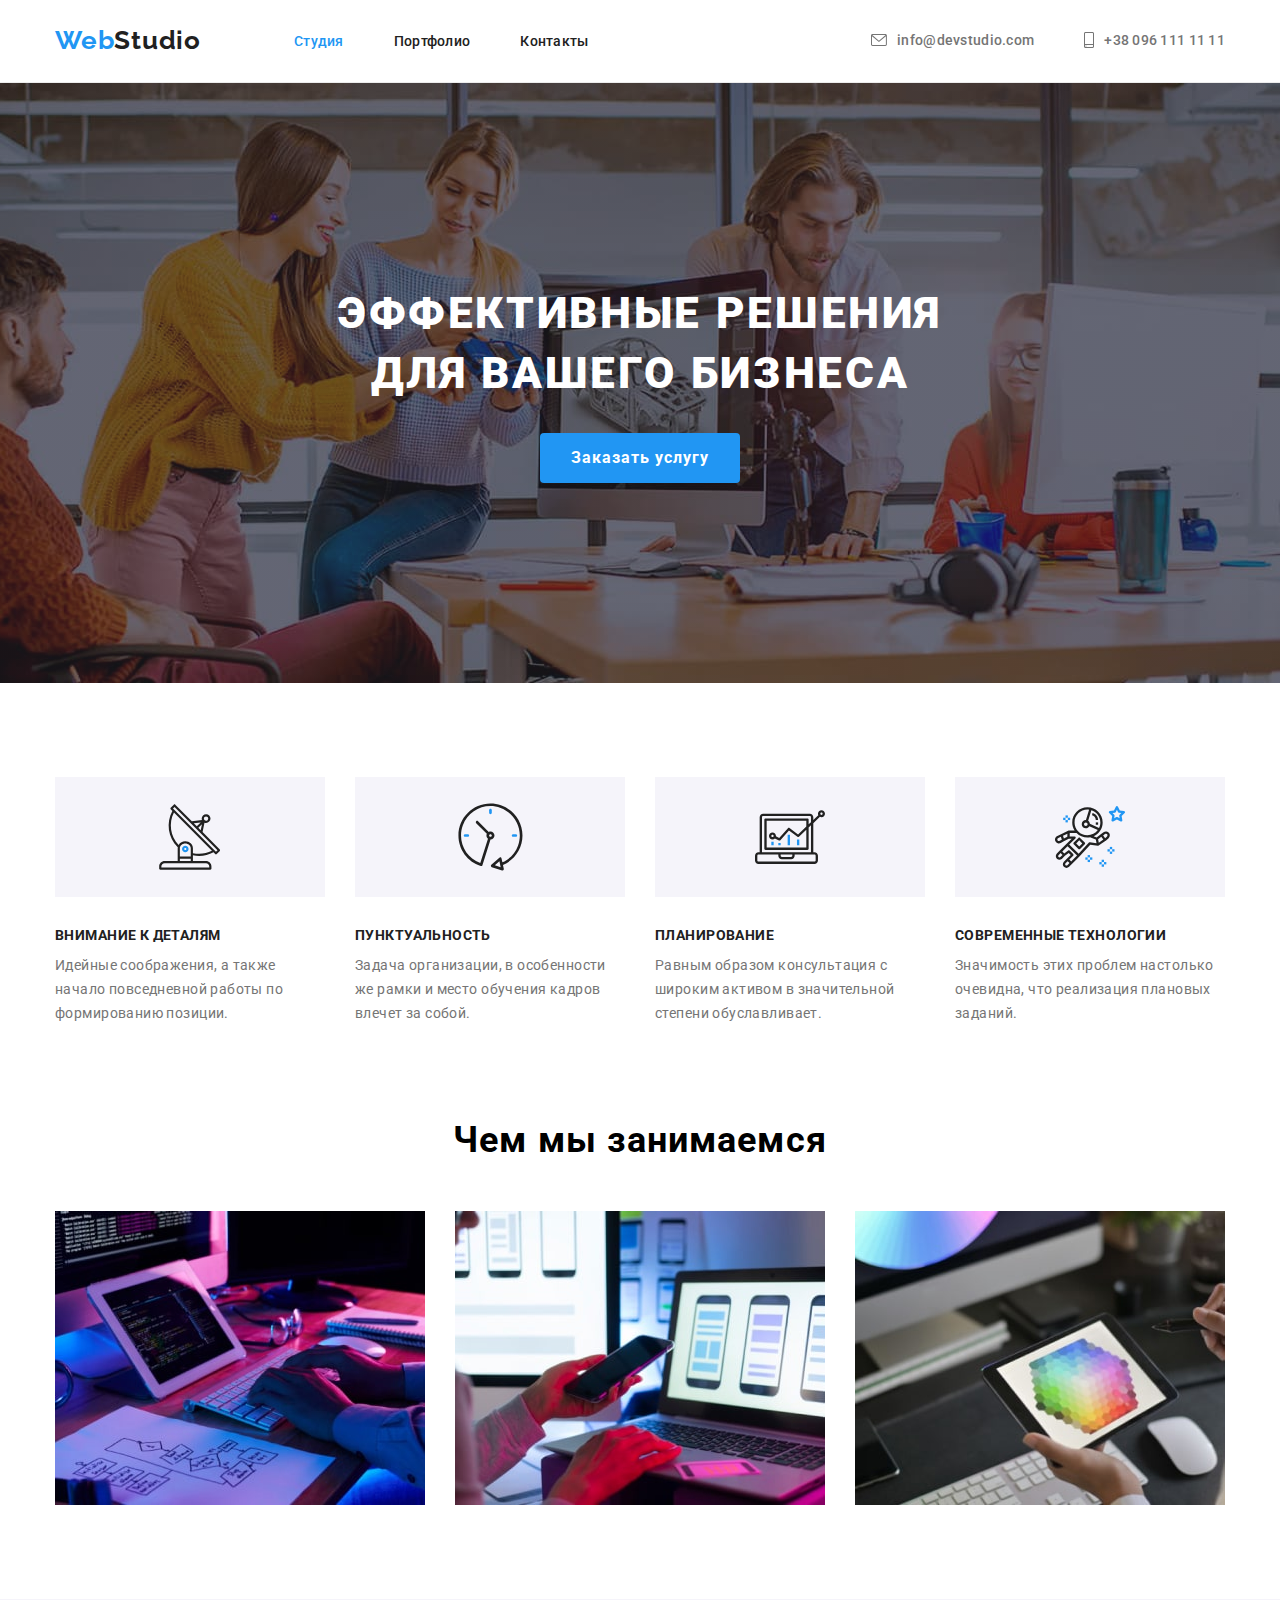
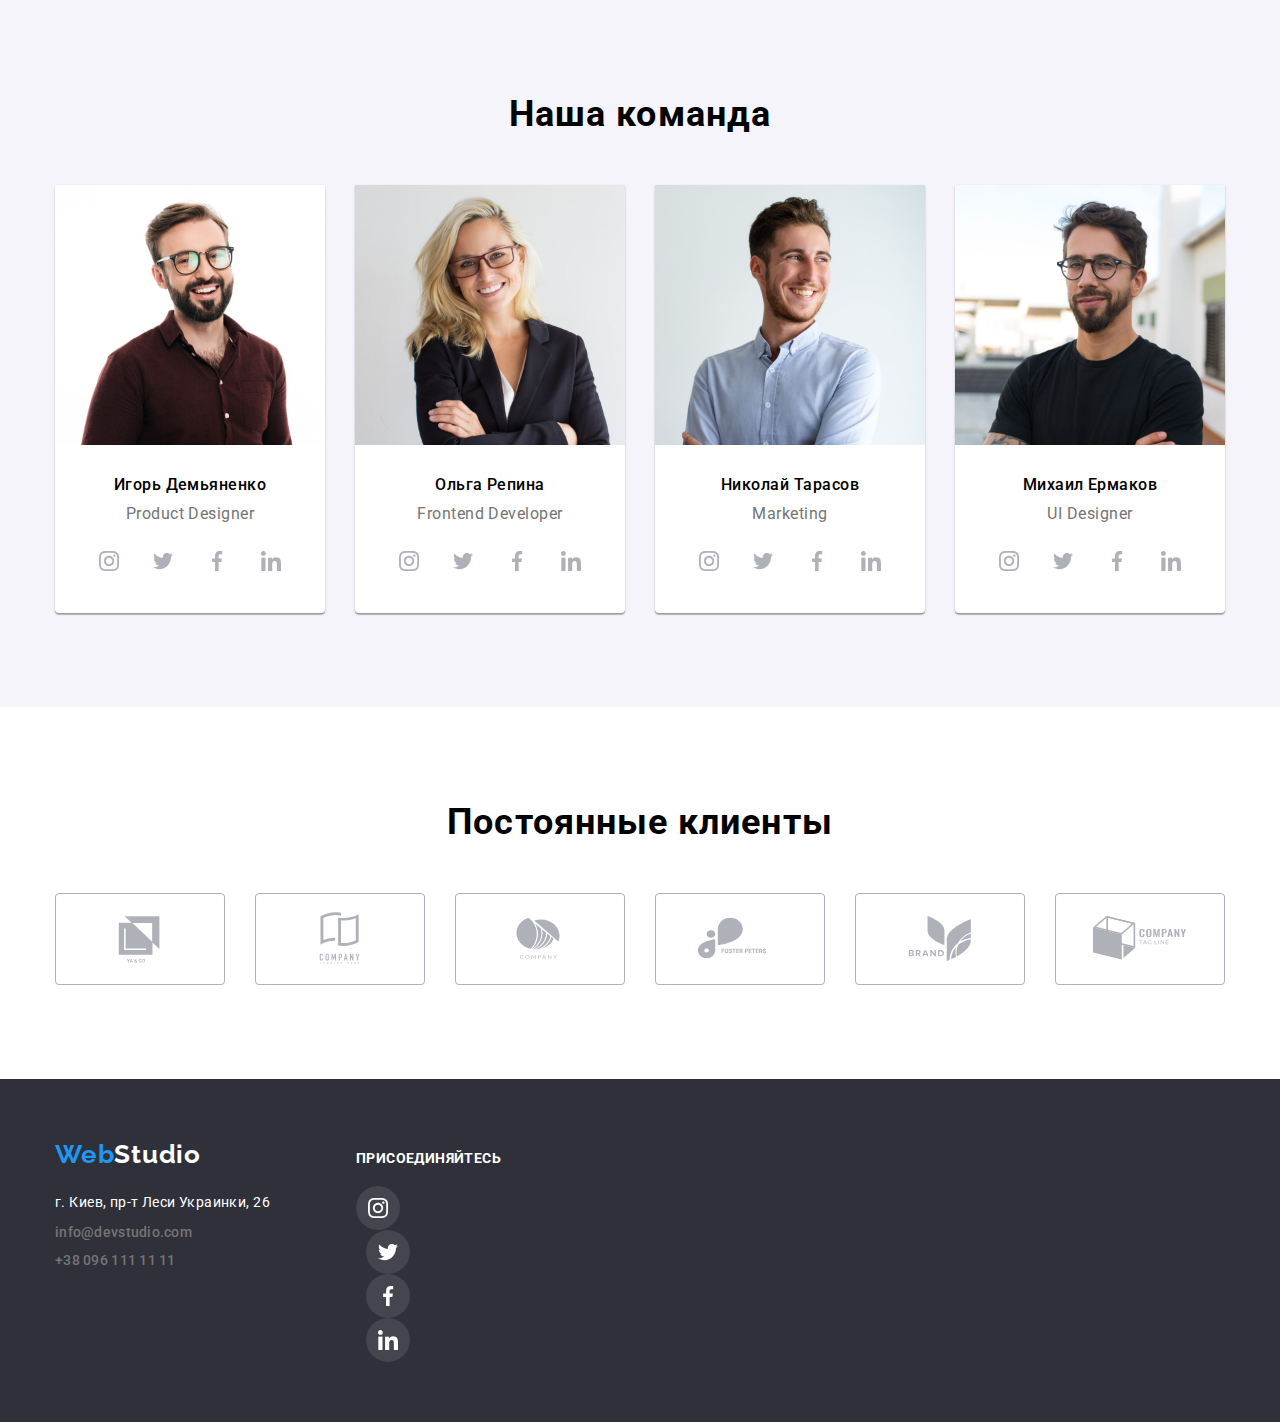
<file: index.html>
<!DOCTYPE html>
<html lang="ru">

<head>
  <meta charset="UTF-8" />
  <meta http-equiv="X-UA-Compatible" content="IE=edge" />
  <meta name="viewport" content="width=device-width, initial-scale=1.0" />
  <title>Document</title>
  <link rel="preconnect" href="https://fonts.googleapis.com" />
  <link rel="preconnect" href="https://fonts.gstatic.com" crossorigin />
  <link href="https://fonts.googleapis.com/css2?family=Raleway:wght@700&family=Roboto:wght@400;500;700;900&display=swap"
    rel="stylesheet" />
    <link rel="stylesheet" href="https://cdnjs.cloudflare.com/ajax/libs/modern-normalize/1.1.0/modern-normalize.min.css">
  <link rel="stylesheet" href="./css/styles.css" />
</head>

<body>
  <!--Шапка сайта-->
  <header class="header">
    <div class="container header-container">
    <nav class="navigation" >
      <a class="navigation-title link " href="./index.html"> <span class="primary-logo">Web</span>Studio</a>
      <ul class="navigation-list list">
        <li class="navigation-item" ><a class="navigation-link link current" href="./index.html">Студия</a></li>
        <li class="navigation-item" ><a class="navigation-link link" href="./portfolio.html">Портфолио</a></li>
        <li class="navigation-item" ><a class="navigation-link link" href="">Контакты</a></li>
      </ul>
    </nav>
    <ul class="navigation-list list">
      <li class="contacts-item" ><a class="navigation-contact link" href="mailto:info@devstudio.com">
        <svg class="contacts-item-icon" width="16" height="12">
          <use href="./images/sprite.svg#icon-mail"></use>
        </svg>
      info@devstudio.com</a></li>
      <li class="contacts-item" ><a class="navigation-contact link" href="tel:+380961111111">
        <svg class="contacts-item-icon" width="10" height="16">
          <use href="./images/sprite.svg#icon-smartphone"></use>
        </svg>
        +38 096 111 11 11</a></li>
    </ul>
    </div>
  </header>
  <!--Герой-->
  <main>
    <section class="hero">
      <div class="container">
      <h1 class="hero-title" >Эффективные решения для вашего бизнеса</h1>
      <button class="hero-button" type="button">Заказать услугу</button>
      </div>
    </section>
    <!--Наши преимущества-->
    <section class="section">
      <div class="container">
      <h2 class="visually-hidden">Наши преимущества</h2>
            <ul class="list fitures">
          <li class="fitures-item" >
            <div class="fitures-icon">
            <svg class="fitures-item-antenna" width="65.32" height="70";>
              <use href="./images/sprite.svg#icon-antenna"></use>
            </svg>
            </div>
          <h3 class="fitures-title">Внимание к деталям</h3>
          <p class="fitures-description">
            Идейные соображения, а также начало повседневной работы по
            формированию позиции.
          </p>
          </li>
        <li class="fitures-item" >
          <div class="fitures-icon">
            <svg class="fitures-item-antenna" width="66.96" height="70" ;>
              <use href="./images/sprite.svg#icon-clock"></use>
            </svg>
          </div>
          <h3 class="fitures-title">Пунктуальность</h3>
          <p class="fitures-description">
            Задача организации, в особенности же рамки и место обучения кадров
            влечет за собой.
          </p>
        </li>
        <li class="fitures-item" >
          <div class="fitures-icon">
            <svg class="fitures-item-antenna" width="70" height="70" ;>
              <use href="./images/sprite.svg#icon-diagram"></use>
            </svg>
          </div>
          <h3 class="fitures-title">Планирование</h3>
          <p class="fitures-description">
            Равным образом консультация с широким активом в значительной
            степени обуславливает.
          </p>
        </li>
        <li class="fitures-item" >
          <div class="fitures-icon">
            <svg class="fitures-item-antenna" width="70" height="70" ;>
              <use href="./images/sprite.svg#icon-astronaut"></use>
            </svg>
          </div>
          <h3 class="fitures-title">Современные технологии</h3>
          <p class="fitures-description">
            Значимость этих проблем настолько очевидна, что реализация
            плановых заданий.
          </p>
        </li>
      </ul>
      </div>
    </section>
    <!--Чем мы занимаемся-->
    <section class="works section" >
      <div class="container">
      <h2 class="works-title">Чем мы занимаемся</h2>
      <ul class="list works-container">
        <li class="works-item" >
          <a href=""><img src="./images/box1.jpg" width="370" alt="Делаем верстку сайтов" /></a>
        </li>
        <li class="works-item" >
          <a href=""><img src="./images/box2.jpg" width="370" alt="Адаптируем сайты под мобильные устройства" /></a>
        </li>
        <li class="works-item" >
          <a href=""><img src="./images/box3.jpg" width="370" alt="Делаем индивидуальный дизайн сайтов" /></a>
        </li>
      </ul>
      </div>
    </section>
    <!--Наша команда-->
       <section class="section team-section" >
        <div class="container">
      <h2 class="team-title">Наша команда</h2>
      <ul class="team-list list">
        <li class="team-item" >
          <img src="./images/img1.jpg" width="270" alt="фото Игоря Демьяненко" />
          <div class="team-description">
          <h3 class="people">Игорь Демьяненко</h3>
          <p class="people-description">Product Designer</p>
          <ul class="social-list">
            <li class="social-item" > <a href="" class="social-link" >
              <svg class="social-icon">
                <use href="./images/sprite.svg#icon-instagram" ></use>
              </svg>
            </a> </li>

            <li class="social-item"> <a href="" class="social-link">
                <svg class="social-icon">
                  <use href="./images/sprite.svg#icon-twitter"></use>
                </svg>
              </a> </li>
              <li class="social-item"> <a href="" class="social-link">
                  <svg class="social-icon">
                    <use href="./images/sprite.svg#icon-facebook"></use>
                  </svg>
                </a> </li>
                <li class="social-item"> <a href="" class="social-link">
                    <svg class="social-icon">
                      <use href="./images/sprite.svg#icon-linkedin"></use>
                    </svg>
                  </a> </li>
          
          </ul>
          </div>
        </li>
        <li class="team-item" >
          <img src="./images/img2.jpg" width="270" alt="фото Ольги Репиной" />
          <div class="team-description">
          <h3 class="people">Ольга Репина</h3>
          <p class="people-description">Frontend Developer</p>
                    <ul class="social-list">
                      <li class="social-item"> <a href="" class="social-link">
                          <svg class="social-icon">
                            <use href="./images/sprite.svg#icon-instagram"></use>
                          </svg>
                        </a> </li>
                    
                      <li class="social-item"> <a href="" class="social-link">
                          <svg class="social-icon">
                            <use href="./images/sprite.svg#icon-twitter"></use>
                          </svg>
                        </a> </li>
                      <li class="social-item"> <a href="" class="social-link">
                          <svg class="social-icon">
                            <use href="./images/sprite.svg#icon-facebook"></use>
                          </svg>
                        </a> </li>
                      <li class="social-item"> <a href="" class="social-link">
                          <svg class="social-icon">
                            <use href="./images/sprite.svg#icon-linkedin"></use>
                          </svg>
                        </a> </li>
                    
                    </ul>
          </div>
        </li>
        <li class="team-item" >
          <img src="./images/img3.jpg" width="270" alt="фото Николая Тарасова" />
          <div class="team-description">
          <h3 class="people">Николай Тарасов</h3>
          <p class="people-description">Marketing</p>
                    <ul class="social-list">
                      <li class="social-item"> <a href="" class="social-link">
                          <svg class="social-icon">
                            <use href="./images/sprite.svg#icon-instagram"></use>
                          </svg>
                        </a> </li>
                    
                      <li class="social-item"> <a href="" class="social-link">
                          <svg class="social-icon">
                            <use href="./images/sprite.svg#icon-twitter"></use>
                          </svg>
                        </a> </li>
                      <li class="social-item"> <a href="" class="social-link">
                          <svg class="social-icon">
                            <use href="./images/sprite.svg#icon-facebook"></use>
                          </svg>
                        </a> </li>
                      <li class="social-item"> <a href="" class="social-link">
                          <svg class="social-icon">
                            <use href="./images/sprite.svg#icon-linkedin"></use>
                          </svg>
                        </a> </li>
                    
                    </ul>
          </div>
        </li>
        <li class="team-item" >
          <img src="./images/img4.jpg" width="270" alt="фото Михаила Ермакова" />
          <div class="team-description">
          <h3 class="people">Михаил Ермаков</h3>
          <p class="people-description">UI Designer</p>
                    <ul class="social-list">
                      <li class="social-item"> <a href="" class="social-link">
                          <svg class="social-icon">
                            <use href="./images/sprite.svg#icon-instagram"></use>
                          </svg>
                        </a> </li>
                    
                      <li class="social-item"> <a href="" class="social-link">
                          <svg class="social-icon">
                            <use href="./images/sprite.svg#icon-twitter"></use>
                          </svg>
                        </a> </li>
                      <li class="social-item"> <a href="" class="social-link">
                          <svg class="social-icon">
                            <use href="./images/sprite.svg#icon-facebook"></use>
                          </svg>
                        </a> </li>
                      <li class="social-item"> <a href="" class="social-link">
                          <svg class="social-icon">
                            <use href="./images/sprite.svg#icon-linkedin"></use>
                          </svg>
                        </a> </li>
                    
                    </ul>
          </div>
        </li>
      </ul>
      </div>
    </section>
    <!------------------------------------------------------------ Постоянные клиенты ------------------------------------------------>
    <section class="section">
      <div class="container">
      <h2 class="clients-title">Постоянные клиенты</h2>
      <ul class="clients-list">
        <li class="clients-item">
          <a href="" class="clients-link">
            
            <svg class="clients-logo">
              <use href="./images/sprite.svg#icon-Logo1" ></use>
            </svg>
          
          </a>
        </li>
                <li class="clients-item">
                  <a href="" class="clients-link">
                    
                      <svg class="clients-logo">
                        <use href="./images/sprite.svg#icon-Logo2"></use>
                      </svg>
                    
                  </a>
                </li>
                        <li class="clients-item">
                          <a href="" class="clients-link">
                           
                              <svg class="clients-logo">
                                <use href="./images/sprite.svg#icon-Logo3"></use>
                              </svg>
                          
                          </a>
                        </li>
                                <li class="clients-item">
                                  <a href="" class="clients-link">
                                 
                                      <svg class="clients-logo">
                                        <use href="./images/sprite.svg#icon-Logo4"></use>
                                      </svg>
                       
                                  </a>
                                </li>
                                        <li class="clients-item">
                                          <a href="" class="clients-link">
                       
                                              <svg class="clients-logo">
                                                <use href="./images/sprite.svg#icon-Logo5"></use>
                                              </svg>
                             
                                          </a>
                                        </li>
                                                <li class="clients-item">
                                                  <a href="" class="clients-link">
                                       
                                                      <svg class="clients-logo">
                                                        <use href="./images/sprite.svg#icon-Logo6"></use>
                                                      </svg>
                           
                                                  </a>
                                                </li>
      </ul>
      
      </div>
    </section>
  </main>
  <!--Подвал сайта-->
<footer>
  <div class="container footer-container">
    <div class="footer-adress">
        <a class="footer-title link" href="./index.html"> <span class="primary-logo">Web</span>Studio</a>
    <address>
      <ul class="list">
        <li class="footer-item">
          <a class="adress link"
            href="https://www.google.com/maps/place/%D0%B1%D1%83%D0%BB.+%D0%9B%D0%B5%D1%81%D0%B8+%D0%A3%D0%BA%D1%80%D0%B0%D0%B8%D0%BD%D0%BA%D0%B8,+26,+%D0%9A%D0%B8%D0%B5%D0%B2,+02000/@50.4265807,30.5361971,17z/data=!3m1!4b1!4m5!3m4!1s0x40d4cf0e033ecbe9:0x57a4dffefec77da0!8m2!3d50.4265807!4d30.5383858">г.
            Киев, пр-т Леси Украинки, 26</a>
        </li>
        <li class="footer-item"><a class="footer-navigation-contact link"
            href="mailto:info@devstudio.com">info@devstudio.com</a></li>
        <li class="footer-item"><a class="footer-navigation-contact link" href="tel:+380961111111">+38 096 111 11
            11</a></li>
      </ul>
    </address>
    </div>
    <div class="footer-social">
    <h2 class="social-title">Присоединяйтесь</h2>
                        <ul>
                          <li class="social-item"> <a href="" class="footer-social-link">
                              <svg class="footer-social-icon">
                                <use href="./images/sprite.svg#icon-instagram"></use>
                              </svg>
                            </a> </li>
                        
                          <li class="social-item"> <a href="" class="footer-social-link">
                              <svg class="footer-social-icon">
                                <use href="./images/sprite.svg#icon-twitter"></use>
                              </svg>
                            </a> </li>
                          <li class="social-item"> <a href="" class="footer-social-link">
                              <svg class="footer-social-icon">
                                <use href="./images/sprite.svg#icon-facebook"></use>
                              </svg>
                            </a> </li>
                          <li class="social-item"> <a href="" class="footer-social-link">
                              <svg class="footer-social-icon">
                                <use href="./images/sprite.svg#icon-linkedin"></use>
                              </svg>
                            </a> </li>
                        
                        </ul>
                        </div>
  </div>
</footer>
</body>

</html>
</file>
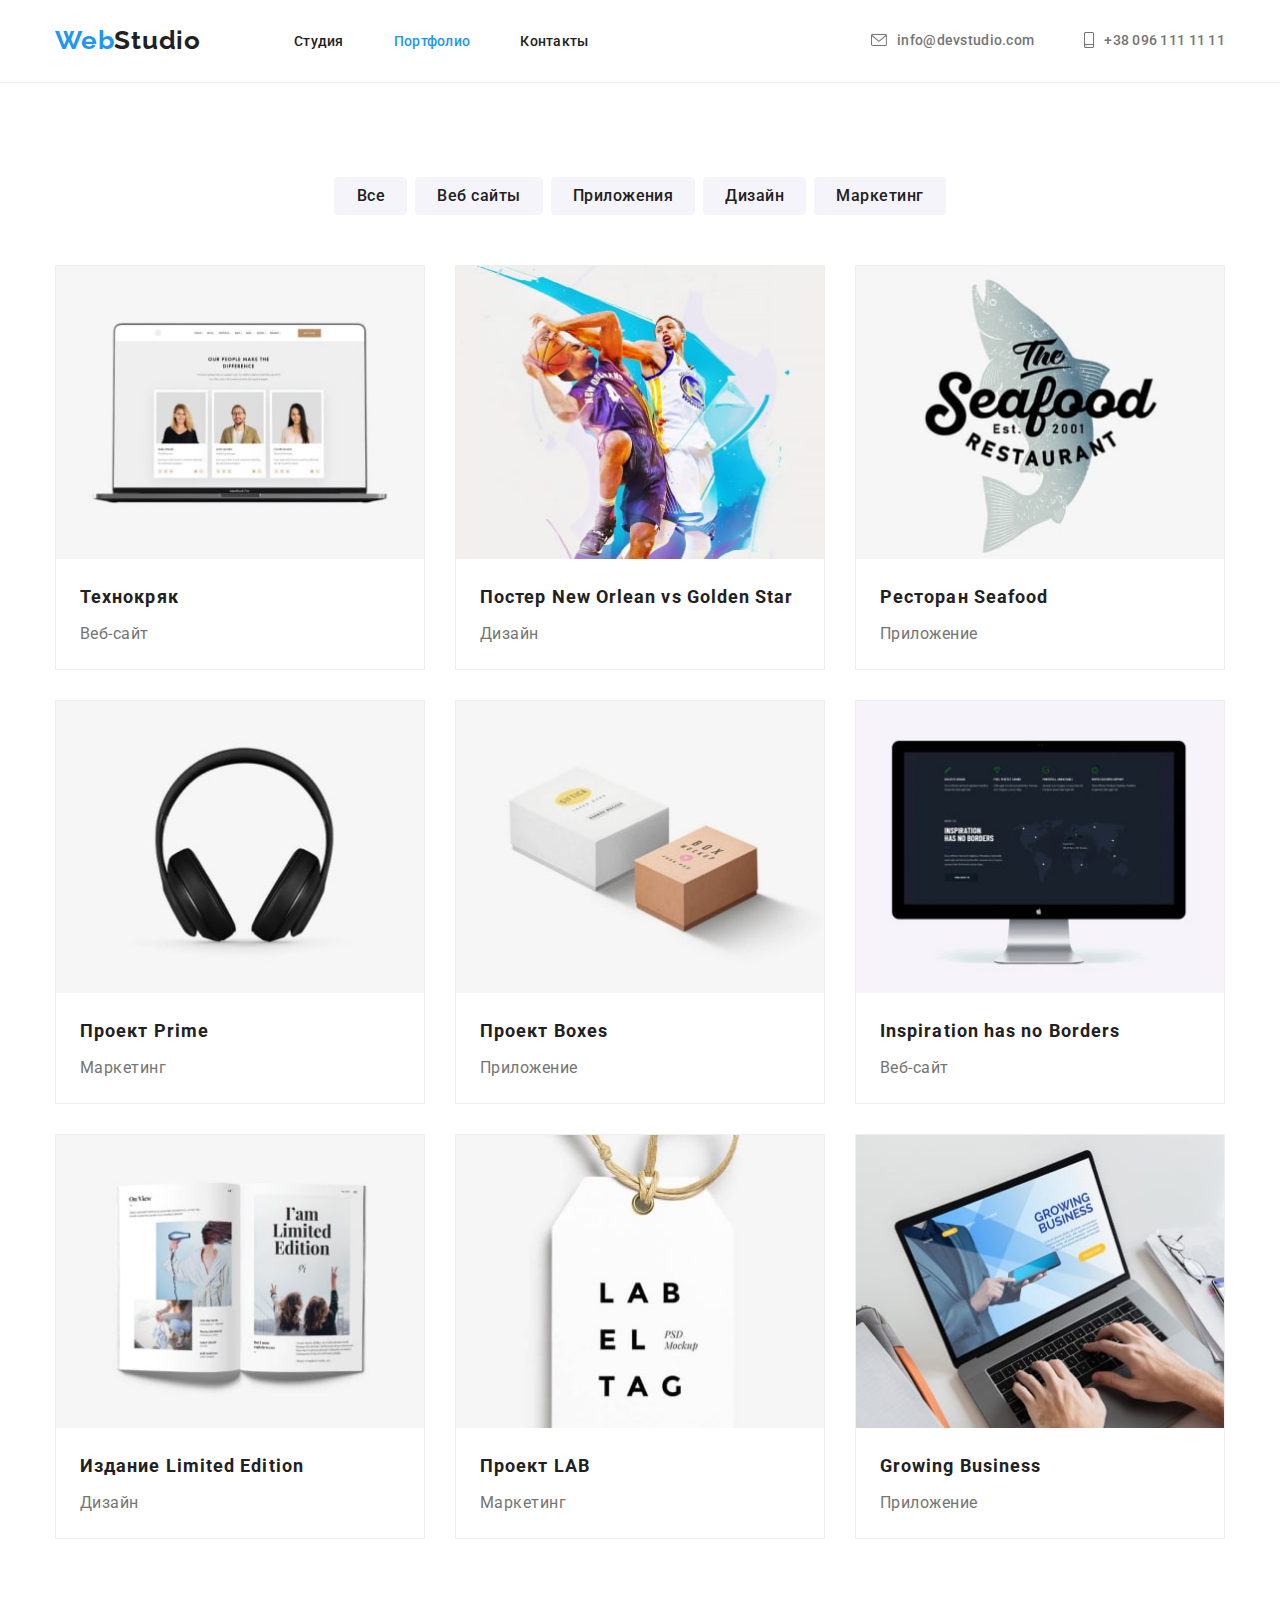
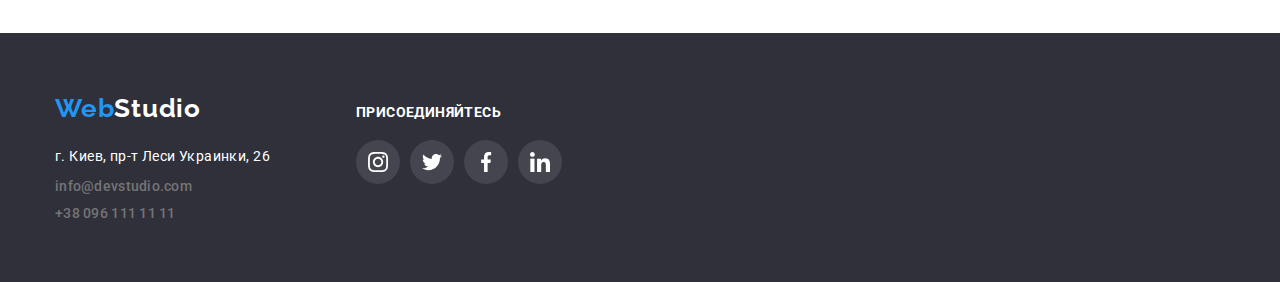
<file: portfolio.html>
<!DOCTYPE html>
<html lang="ru">

<head>
    <meta charset="UTF-8" />
    <meta http-equiv="X-UA-Compatible" content="IE=edge" />
    <meta name="viewport" content="width=device-width, initial-scale=1.0" />
    <title>Document</title>
    <link rel="preconnect" href="https://fonts.googleapis.com" />
    <link rel="preconnect" href="https://fonts.gstatic.com" crossorigin />
    <link
        href="https://fonts.googleapis.com/css2?family=Raleway:wght@700&family=Roboto:wght@400;500;700;900&display=swap"
        rel="stylesheet" />
    <link rel="stylesheet" href="https://cdnjs.cloudflare.com/ajax/libs/modern-normalize/1.1.0/modern-normalize.min.css">
    <link rel="stylesheet" href="./css/styles.css" />
</head>

<body>
    <!--Шапка сайта-->
<header class="header">
    <div class="container header-container">
        <nav class="navigation">
            <a class="navigation-title link " href="./index.html"> <span class="primary-logo">Web</span>Studio</a>
            <ul class="navigation-list list">
                <li class="navigation-item"><a class="navigation-link link" href="./index.html">Студия</a></li>
                <li class="navigation-item"><a class="navigation-link link current" href="./portfolio.html">Портфолио</a></li>
                <li class="navigation-item"><a class="navigation-link link" href="">Контакты</a></li>
            </ul>
        </nav>
        <ul class="navigation-list list">
            <li class="contacts-item"><a class="navigation-contact link" href="mailto:info@devstudio.com">
                    <svg class="contacts-item-icon" width="16" height="12">
                        <use href="./images/sprite.svg#icon-mail"></use>
                    </svg>
                    info@devstudio.com</a></li>
            <li class="contacts-item"><a class="navigation-contact link" href="tel:+380961111111">
                    <svg class="contacts-item-icon" width="10" height="16">
                        <use href="./images/sprite.svg#icon-smartphone"></use>
                    </svg>
                    +38 096 111 11 11</a></li>
        </ul>
    </div>
</header>
<!-- Main -->
  <main>
      <section class="section">
          <div class="container">
      <h1 class="visually-hidden">Портфолио</h1>
      <ul class="list button-container">
          <li class="filter-item" ><button type="button" class="filter">Все</button></li>
          <li class="filter-item" ><button type="button" class="filter">Веб сайты</button></li>
          <li class="filter-item" ><button type="button" class="filter">Приложения</button></li>
          <li class="filter-item" ><button type="button" class="filter">Дизайн</button></li>
          <li class="filter-item" ><button type="button" class="filter">Маркетинг</button></li>
      </ul>
    
      <ul class="list card-container" >
          <li class="card-item" >
              <a class="link card-link" href=""> <img src="./images/portfolio1.jpg" width="370" alt="макет веб сайта">
                <div class="card">
                <h2 class="card-title" >Технокряк</h2>
                <p class="card-title-description" >Веб-сайт</p>
                </div>
            </a></li>
          <li class="card-item">
              <a class="link card-link" href=""> <img src="./images/portfolio2.jpg" width="370" alt="постер баскетбол">
                <div class="card">
                <h2 class="card-title">Постер New Orlean vs Golden Star</h2>
                <p class="card-title-description" >Дизайн</p>
            </div> </a> </li>
                
          <li class="card-item" > 
              <a class="link card-link" href=""> <img src="./images/portfolio3.jpg" width="370" alt="логотип ресторана"> 
                <div class="card">
                <h2 class="card-title">Ресторан Seafood</h2> 
                <p class="card-title-description" >Приложение</p>
                </div> </a> </li>
          <li class="card-item" >
               <a class="link card-link" href=""> <img src="./images/portfolio4.jpg" width="370" alt="наушники"> 
                <div class="card">
                <h2 class="card-title">Проект Prime</h2> 
                <p class="card-title-description" >Маркетинг</p>
                </div> </a> </li>
          <li class="card-item" >
               <a class="link card-link" href=""> <img src="./images/portfolio5.jpg" width="370" alt="коробки"> 
                <div class="card">
                <h2 class="card-title">Проект Boxes</h2>
                 <p class="card-title-description" >Приложение</p> 
                </div></a> </li>
          <li class="card-item" > 
              <a class="link card-link" href=""> <img src="./images/portfolio6.jpg" width="370" alt="макет веб сайта">
                <div class="card">
                 <h2 class="card-title">Inspiration has no Borders</h2> 
                 <p class="card-title-description" >Веб-сайт</p>
                </div> </a> </li>
          <li class="card-item" > 
              <a class="link card-link" href=""> <img src="./images/portfolio7.jpg" width="370" alt="изображение журнала">
                <div class="card">
                 <h2 class="card-title">Издание Limited Edition</h2>
                 <p class="card-title-description" >Дизайн</p>
                </div> </a> </li>
          <li class="card-item" > 
              <a class="link card-link" href=""> <img src="./images/portfolio8.jpg" width="370" alt="изображение этикетки">
                <div class="card">
                 <h2 class="card-title">Проект LAB</h2> 
                 <p class="card-title-description" >Маркетинг</p>
                </div> </a> </li>
          <li class="card-item" > 
              <a class="link card-link" href=""> <img src="./images/portfolio9.jpg" width="370" alt="приложение на ноутбуке"> 
                <div class="card">
                    <h2 class="card-title">Growing Business</h2>
                <p class="card-title-description">Приложение</p>
                </div> </a> </li>                
      </ul>
    </div>
    </section>
  </main>
    <!--Подвал сайта-->
<footer>
    <div class="container footer-container">
        <div class="footer-adress">
            <a class="footer-title link" href="./index.html"> <span class="primary-logo">Web</span>Studio</a>
            <address>
                <ul class="list">
                    <li class="footer-item">
                        <a class="adress link"
                            href="https://www.google.com/maps/place/%D0%B1%D1%83%D0%BB.+%D0%9B%D0%B5%D1%81%D0%B8+%D0%A3%D0%BA%D1%80%D0%B0%D0%B8%D0%BD%D0%BA%D0%B8,+26,+%D0%9A%D0%B8%D0%B5%D0%B2,+02000/@50.4265807,30.5361971,17z/data=!3m1!4b1!4m5!3m4!1s0x40d4cf0e033ecbe9:0x57a4dffefec77da0!8m2!3d50.4265807!4d30.5383858">г.
                            Киев, пр-т Леси Украинки, 26</a>
                    </li>
                    <li class="footer-item"><a class="footer-navigation-contact link"
                            href="mailto:info@devstudio.com">info@devstudio.com</a></li>
                    <li class="footer-item"><a class="footer-navigation-contact link" href="tel:+380961111111">+38 096
                            111 11
                            11</a></li>
                </ul>
            </address>
        </div>
        <div class="footer-social">
            <h2 class="social-title">Присоединяйтесь</h2>
            <ul class="social-list">
                <li class="social-item"> <a href="" class="footer-social-link">
                        <svg class="footer-social-icon">
                            <use href="./images/sprite.svg#icon-instagram"></use>
                        </svg>
                    </a> </li>

                <li class="social-item"> <a href="" class="footer-social-link">
                        <svg class="footer-social-icon">
                            <use href="./images/sprite.svg#icon-twitter"></use>
                        </svg>
                    </a> </li>
                <li class="social-item"> <a href="" class="footer-social-link">
                        <svg class="footer-social-icon">
                            <use href="./images/sprite.svg#icon-facebook"></use>
                        </svg>
                    </a> </li>
                <li class="social-item"> <a href="" class="footer-social-link">
                        <svg class="footer-social-icon">
                            <use href="./images/sprite.svg#icon-linkedin"></use>
                        </svg>
                    </a> </li>

            </ul>
        </div>
    </div>
</footer>
</body>

</html>
</file>
<file: css/styles.css>
:root {
  --primary-title-color: #ffffff;
  --secondary-title-color: #212121;
  --primary-text-color: #757575;
  --secondary-text-color: #ffffff;
  --third-text-color: #2196f3;
  --accent-color: #2196f3;
}

h1,
h2,
h3,
p,
ul,
li {
  margin: 0px;
  padding: 0px;
}

li {
  list-style: none;
}

img {
  display: block;
  max-width: 100%;
  height: auto;
}

.visually-hidden {
  position: absolute;
  clip: rect(0 0 0 0);
  width: 1px;
  height: 1px;
  margin: -1px;
}

.overline {
  outline: 1px solid tomato;
}

.container {
  width: 1200px;
  margin: 0px auto;
  padding: 0px 15px;
}

body {
  font-family: "roboto", sans-serif;
  letter-spacing: 0.03em;
}

button {
  font-family: "roboto", sans-serif;
}

.link {
  text-decoration: none;
  font-style: normal;
}

.list {
  list-style: none;
}

/* HEADER */

.header {
  border-bottom: 1px solid #ececec;
}

.header-container {
  display: flex;
}

.navigation {
  display: flex;
  align-items: center;
}

.navigation-title {
  margin-right: 93px;
  padding-top: 24px;
  padding-bottom: 25px;

  font-family: Raleway;
  font-weight: 700;
  font-size: 26px;
  line-height: calc(31 / 26);
  letter-spacing: 0.03em;
  color: var(--secondary-title-color);
}

.primary-logo {
  color: var(--accent-color);
}

.navigation-item:not(:last-child) {
  margin-right: 50px;
}

.contacts {
  margin-left: auto;
}

.contacts-item {
  display: inline-block;
}

.contacts-item:not(:last-child) {
  margin-right: 50px;
}

.navigation-list {
  display: flex;
  margin-left: auto;
}

.navigation-item {
  padding-top: 32px;
  padding-bottom: 32px;
}

.navigation-link {
  padding-top: 32px;
  padding-bottom: 32px;

  font-weight: 500;
  font-size: 14px;
  line-height: calc(16 / 14);
  letter-spacing: 0.02em;
  color: var(--secondary-title-color);
}

.navigation-link:hover,
.navigation-link:focus {
  color: var(--accent-color);
}

.current {
  color: var(--accent-color);
}

.navigation-contact {
  display: flex;
  padding-top: 32px;
  padding-bottom: 32px;
  align-items: center;

  font-weight: 500;
  font-size: 14px;
  line-height: calc(16 / 14);
  letter-spacing: 0.02em;
  color: var(--primary-text-color);
}

.contacts-item-icon {
  fill: currentColor;
  margin-right: 10px;
}

.navigation-contact:hover,
.navigation-contact:focus {
  color: var(--accent-color);
}

.navigation-contact:hover .contacts-item-icon,
.navigation-contact:focus .contacts-item-icon {
  color: var(--accent-color);
  fill: var(--accent-color);
}

/* Hero */

.hero {
  max-width: 1600px;
  text-align: center;
  padding: 200px 0;
  background-image: linear-gradient(
      to right,
      rgba(47, 48, 58, 0.4),
      rgba(47, 48, 58, 0.4)
    ),
    url(../images/hero.jpg);
  background-repeat: no-repeat;
  background-size: cover;
  background-position: center;
}

.hero-title {
  max-width: 696px;
  margin-left: auto;
  margin-right: auto;
  margin-bottom: 30px;

  font-family: Roboto;
  font-weight: 900;
  font-size: 44px;
  line-height: calc(60 / 44);
  letter-spacing: 0.06em;
  color: var(--primary-title-color);
  text-transform: uppercase;
}

.hero-button {
  width: 200px;
  height: 50px;
  border: 0px;
  border-radius: 4px;

  background-color: var(--accent-color);
  font-weight: 700;
  font-size: 16px;
  line-height: calc(30 / 16);

  letter-spacing: 0.06em;
  cursor: pointer;
  color: var(--secondary-text-color);
}

.hero-button:hover,
.hero-button:focus {
  background-color: #188ce8;
  color: var(--primary-title-color);
}

/*  */

.section {
  padding: 94px 0;
}

.fitures {
  display: flex;
}

.fitures-item {
  width: 270px;
  margin-right: 30px;
}

.fitures-item:nth-child(4n) {
  margin-right: 0;
}

.fitures-icon {
  width: 270px;
  height: 120px;
  margin-bottom: 30px;
  background-color: #f5f4fa;

  display: flex;
  justify-content: center;
  align-items: center;
}

.fitures-title {
  margin-bottom: 10px;

  font-weight: 700;
  font-size: 14px;
  line-height: calc(16 / 14);
  letter-spacing: 0.03em;
  text-transform: uppercase;
  color: var(--secondary-title-color);
}

.fitures-description {
  font-size: 14px;
  line-height: calc(24 / 14);
  letter-spacing: 0.03em;
  color: var(--primary-text-color);
}

.works {
  padding-top: 0;
}

.works-title {
  margin-bottom: 50px;

  font-weight: 700;
  font-size: 36px;
  line-height: calc(42 / 36);
  text-align: center;
  letter-spacing: 0.03em;
}

.works-container {
  display: flex;
}

.team-title {
  margin-bottom: 50px;

  font-weight: 700;
  font-size: 36px;
  line-height: calc(42 / 36);
  justify-content: center;
  text-align: center;
  letter-spacing: 0.03em;
}

.team-list {
  display: flex;
  flex-wrap: wrap;
}

.team-item {
  margin-right: 30px;
  background-color: var(--primary-title-color);
  border-radius: 0px 0px 4px 4px;
  box-shadow: 0px 1px 3px rgba(0, 0, 0, 0.12), 0px 1px 1px rgba(0, 0, 0, 0.14),
    0px 2px 1px rgba(0, 0, 0, 0.2);
}

.team-item:nth-child(4n) {
  margin-right: 0;
}

.works-item {
  margin-right: 30px;
}

.works-item:nth-child(3n) {
  margin-right: 0;
}

.people {
  margin-bottom: 10px;

  font-weight: 500;
  font-size: 16px;
  line-height: 19px;
  text-align: center;
  letter-spacing: 0.03em;
}

.team-description {
  padding: 30px 0;
}

.people-description {
  margin-bottom: 16px;

  font-size: 16px;
  line-height: 19px;
  text-align: center;
  letter-spacing: 0.03em;
  color: var(--primary-text-color);
}

.social-list {
  display: flex;
  align-items: center;
  justify-content: center;
}

.social-link {
  display: flex;
  align-items: center;
  justify-content: center;
  width: 44px;
  height: 44px;
}

.social-link:hover,
.social-link:focus {
  background-color: var(--accent-color);
  border-radius: 50%;
}

.social-link:hover .social-icon,
.social-link:focus .social-icon {
  fill: var(--primary-title-color);
}

.social-item + .social-item {
  margin-left: 10px;
}

.social-icon {
  width: 20px;
  height: 20px;
  fill: #afb1b8;
}

.team-section {
  background-color: #f5f4fa;
}

/* Clients */

.clients-title {
  margin-bottom: 50px;

  font-weight: 700;
  font-size: 36px;
  line-height: calc(42 / 36);
  justify-content: center;
  text-align: center;
  letter-spacing: 0.03em;
}

.clients-list {
  display: flex;
  align-items: center;
  justify-content: center;
}

.clients-item {
  display: flex;
  align-items: center;
  justify-content: center;
}

.clients-link:hover,
.clients-link:focus {
  border-color: var(--accent-color);
}

.clients-link:hover .clients-logo,
.clients-link:focus .clients-logo {
  fill: var(--accent-color);
}

.clients-link {
  display: flex;
  align-items: center;
  justify-content: center;
  width: 170px;
  height: 92px;
  border: 1px solid #afb1b8;
  border-radius: 4px;
}

.clients-item + .clients-item {
  margin-left: 30px;
}

.clients-logo {
  display: flex;
  align-items: center;
  justify-content: center;
  width: 106px;
  height: 60px;

  fill: #afb1b8;
}

/* Footer */

footer {
  background-color: #2f303a;
  padding: 60px 0;
}

.footer-container {
  display: flex;
  align-items: baseline;
}

.footer-adress {
  display: flex;
  flex-direction: column;
  width: 231px;
  margin-right: 70px;
}

.footer-navigation-contact {
  font-weight: 500;
  font-size: 14px;
  line-height: calc(16 / 14);
  letter-spacing: 0.02em;
  color: var(--primary-text-color);
}

.footer-navigation-contact:hover,
.footer-navigation-contact:focus {
  color: var(--accent-color);
}

.footer-title {
  display: inline-block;
  margin-bottom: 20px;

  font-family: Raleway;
  font-weight: 700;
  font-size: 26px;
  line-height: calc(31 / 26);
  letter-spacing: 0.03em;
  color: var(--primary-title-color);
}

.footer-item {
  display: block;
  margin-bottom: 9px;
}

.footer-item:last-child {
  margin-bottom: 0;
}

.adress {
  font-style: normal;
  font-weight: normal;
  font-size: 14px;
  line-height: calc(24 / 14);
  letter-spacing: 0.03em;
  color: var(--secondary-text-color);
}

.adress:hover,
.adress:focus {
  color: var(--accent-color);
}

.footer-social {
  display: flex;
  flex-direction: column;
}

.social-title {
  display: flex;
  align-items: center;
  justify-content: center;
  margin-bottom: 20px;

  width: 145px;
  height: 16px;
  left: 516px;
  top: 2751px;

  color: var(--primary-title-color);
  font-family: Roboto;
  font-style: normal;
  font-weight: 700;
  font-size: 14px;
  line-height: calc(16 / 14);
  letter-spacing: 0.03em;
  text-transform: uppercase;
}

.footer-social-link {
  display: flex;
  align-items: center;
  justify-content: center;
  width: 44px;
  height: 44px;

  background-color: rgba(255, 255, 255, 0.1);
  border-radius: 50%;
}

.footer-social-link:hover,
.footer-social-link:focus {
  background-color: var(--accent-color);
  border-radius: 50%;
}

.footer-social-link:hover .footer-social-icon,
.footer-social-link:focus .footer-social-icon {
  fill: var(--primary-title-color);
}

.footer-social-icon {
  width: 20px;
  height: 20px;
  fill: var(--primary-title-color);
}

/* Вторая страница */

.button-container {
  margin-bottom: 50px;
  display: flex;
  justify-content: center;
}

.filter {
  min-width: 73px;
  border: 0px;
  border: transparent;
  border-radius: 4px;
  padding: 6px 22px;

  background-color: #f5f4fa;

  font-weight: 500;
  font-size: 16px;
  line-height: calc(26 / 16);
  text-align: center;
  letter-spacing: 0.03em;
  color: var(--secondary-title-color);
  cursor: pointer;
}

.filter-item {
  margin-right: 8px;
}

.filter-item:nth-child(5n) {
  margin-right: 0px;
}

.filter:hover,
.filter:focus {
  background-color: var(--accent-color);
  font-weight: 500;
  font-size: 16px;
  line-height: calc(26 / 16);
  text-align: center;
  letter-spacing: 0.03em;
  color: var(--primary-title-color);
  filter: drop-shadow(0px 4px 4px rgba(0, 0, 0, 0.25));
}

.card {
  padding: 20px 24px;
}

.card-container {
  display: flex;
  flex-wrap: wrap;
}

.card-item {
  display: flex;
  margin-right: 30px;
  margin-bottom: 30px;
  width: 370px;
}

.card-link {
  display: flex;
  flex-direction: column;
  width: 370px;

  border: 1px solid #eeeeee;
}

.card-link:hover,
.card-link:focus {
  box-shadow: 0px 1px 1px rgba(0, 0, 0, 0.12), 0px 4px 4px rgba(0, 0, 0, 0.06),
    1px 4px 6px rgba(0, 0, 0, 0.16);
}

.card-item:nth-last-child(3n + 1) {
  margin-right: 0px;
}

.card-item:nth-last-child(-n + 3) {
  margin-bottom: 0px;
}

.card-title {
  margin-bottom: 4px;

  font-weight: 700;
  font-size: 18px;
  line-height: calc(36 / 18);
  letter-spacing: 0.06em;
  color: var(--secondary-title-color);
}

.card-title-description {
  font-style: normal;
  font-weight: normal;
  font-size: 16px;
  line-height: calc(30 / 16);
  letter-spacing: 0.03em;
  color: var(--primary-text-color);
}
</file>
